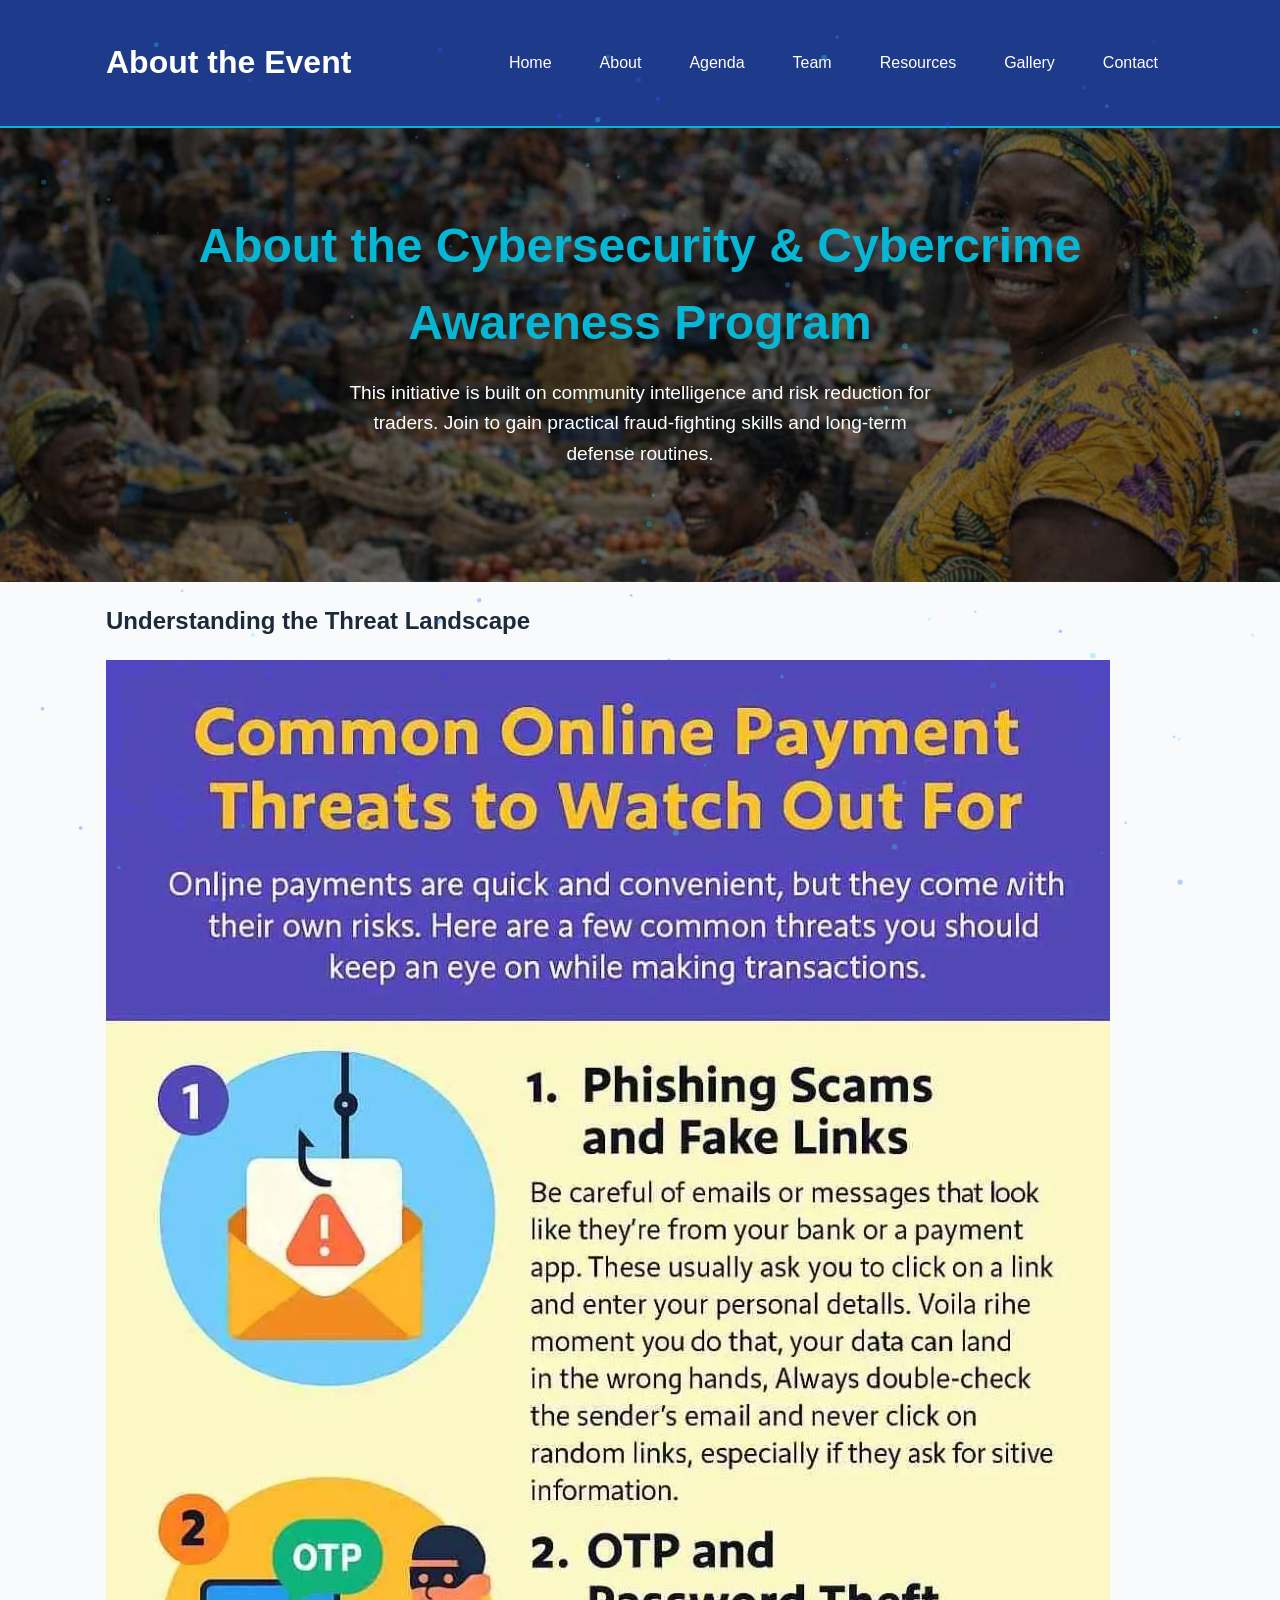
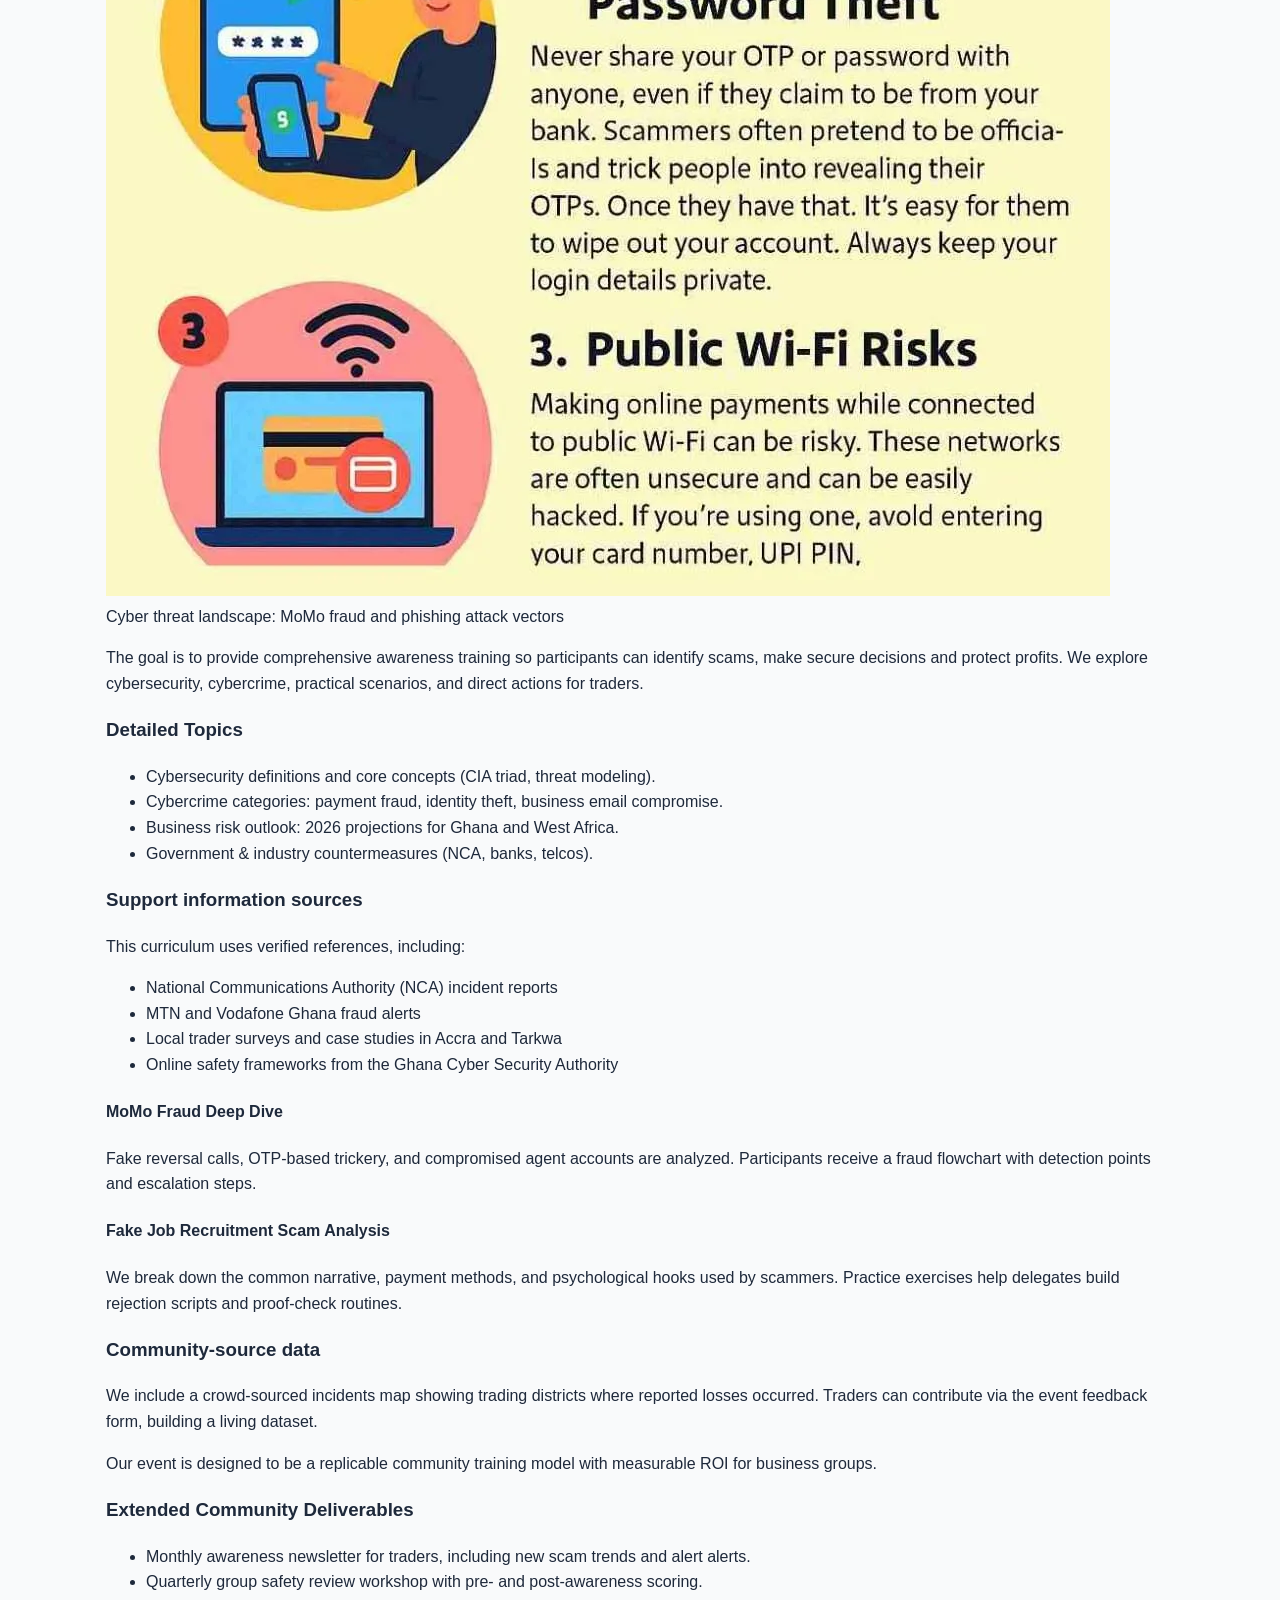
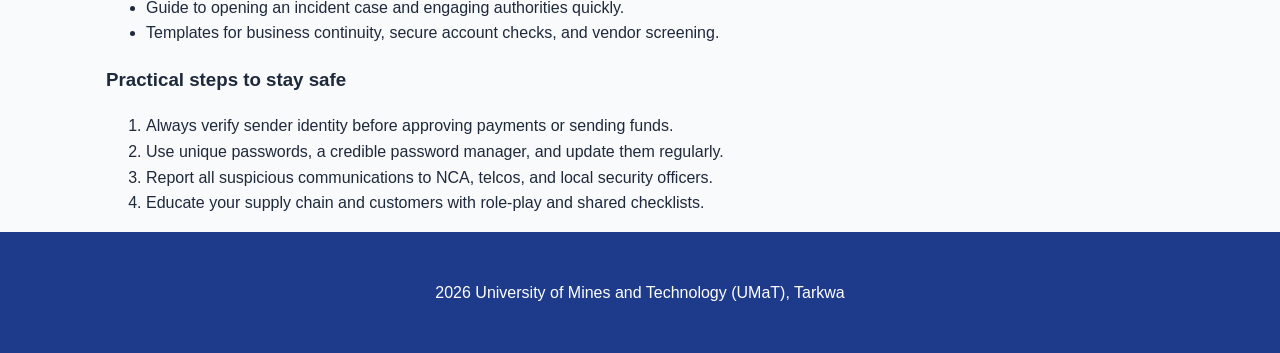
<file: about.html>
﻿<!DOCTYPE html>
<html lang="en">
<head>
  <meta charset="UTF-8">
  <meta name="viewport" content="width=device-width, initial-scale=1.0">
  <title>About the Event</title>
  <link rel="stylesheet" href="style.css">
</head>
<body>
  <header>
    <div class="container header-inner">
      <h1>About the Event</h1>
      <nav>
        <ul>
          <li><a href="index.html">Home</a></li>
          <li><a href="about.html">About</a></li>
          <li><a href="agenda.html">Agenda</a></li>
          <li><a href="team.html">Team</a></li>
          <li><a href="resources.html">Resources</a></li>
          <li><a href="gallery.html">Gallery</a></li>
          <li><a href="contact.html">Contact</a></li>
        </ul>
      </nav>
    </div>
  </header>

  <section class="hero">
    <div class="container">
      <h2>About the Cybersecurity & Cybercrime Awareness Program</h2>
      <p>This initiative is built on community intelligence and risk reduction for traders. Join to gain practical fraud-fighting skills and long-term defense routines.</p>
    </div>
  </section>

  <main class="content-panel">
    <div class="container">
      <h2>Understanding the Threat Landscape</h2>
      <div class="image-figure">
        <img src="images/gallery/What-to-do-if-you-suspect-fraud-1004x1536.webp?v=2" alt="Cyber threat landscape" class="hero-image" loading="lazy" onerror="this.src='images/gallery/event6.jpg'">
        <figcaption>Cyber threat landscape: MoMo fraud and phishing attack vectors</figcaption>
      </div>
      <p>The goal is to provide comprehensive awareness training so participants can identify scams, make secure decisions and protect profits. We explore cybersecurity, cybercrime, practical scenarios, and direct actions for traders.</p>

      <h3>Detailed Topics</h3>
      <ul>
        <li>Cybersecurity definitions and core concepts (CIA triad, threat modeling).</li>
        <li>Cybercrime categories: payment fraud, identity theft, business email compromise.</li>
        <li>Business risk outlook: 2026 projections for Ghana and West Africa.</li>
        <li>Government & industry countermeasures (NCA, banks, telcos).</li>
      </ul>

      <h3>Support information sources</h3>
      <p>This curriculum uses verified references, including:</p>
      <ul>
        <li>National Communications Authority (NCA) incident reports</li>
        <li>MTN and Vodafone Ghana fraud alerts</li>
        <li>Local trader surveys and case studies in Accra and Tarkwa</li>
        <li>Online safety frameworks from the Ghana Cyber Security Authority</li>
      </ul>

      <section class="card dark-card">
        <h4>MoMo Fraud Deep Dive</h4>
        <p>Fake reversal calls, OTP-based trickery, and compromised agent accounts are analyzed. Participants receive a fraud flowchart with detection points and escalation steps.</p>
      </section>

      <section class="card dark-card">
        <h4>Fake Job Recruitment Scam Analysis</h4>
        <p>We break down the common narrative, payment methods, and psychological hooks used by scammers. Practice exercises help delegates build rejection scripts and proof-check routines.</p>
      </section>

      <h3>Community-source data</h3>
      <p>We include a crowd-sourced incidents map showing trading districts where reported losses occurred. Traders can contribute via the event feedback form, building a living dataset.</p>

      <p>Our event is designed to be a replicable community training model with measurable ROI for business groups.</p>

      <h3>Extended Community Deliverables</h3>
      <ul>
        <li>Monthly awareness newsletter for traders, including new scam trends and alert alerts.</li>
        <li>Quarterly group safety review workshop with pre- and post-awareness scoring.</li>
        <li>Guide to opening an incident case and engaging authorities quickly.</li>
        <li>Templates for business continuity, secure account checks, and vendor screening.</li>
      </ul>

      <h3>Practical steps to stay safe</h3>
      <ol>
        <li>Always verify sender identity before approving payments or sending funds.</li>
        <li>Use unique passwords, a credible password manager, and update them regularly.</li>
        <li>Report all suspicious communications to NCA, telcos, and local security officers.</li>
        <li>Educate your supply chain and customers with role-play and shared checklists.</li>
      </ol>
    </div>
  </main>

  <footer>
    <div class="container">
      <p> 2026 University of Mines and Technology (UMaT), Tarkwa</p>
    </div>
  </footer>
  <script src="script.js"></script>

  <script>
    // Fix blank page when using browser Back button
    window.addEventListener("pageshow", function(event) {
      if (event.persisted) {
        window.location.reload();
      }
    });
  </script>
</body>
</html>
</file>
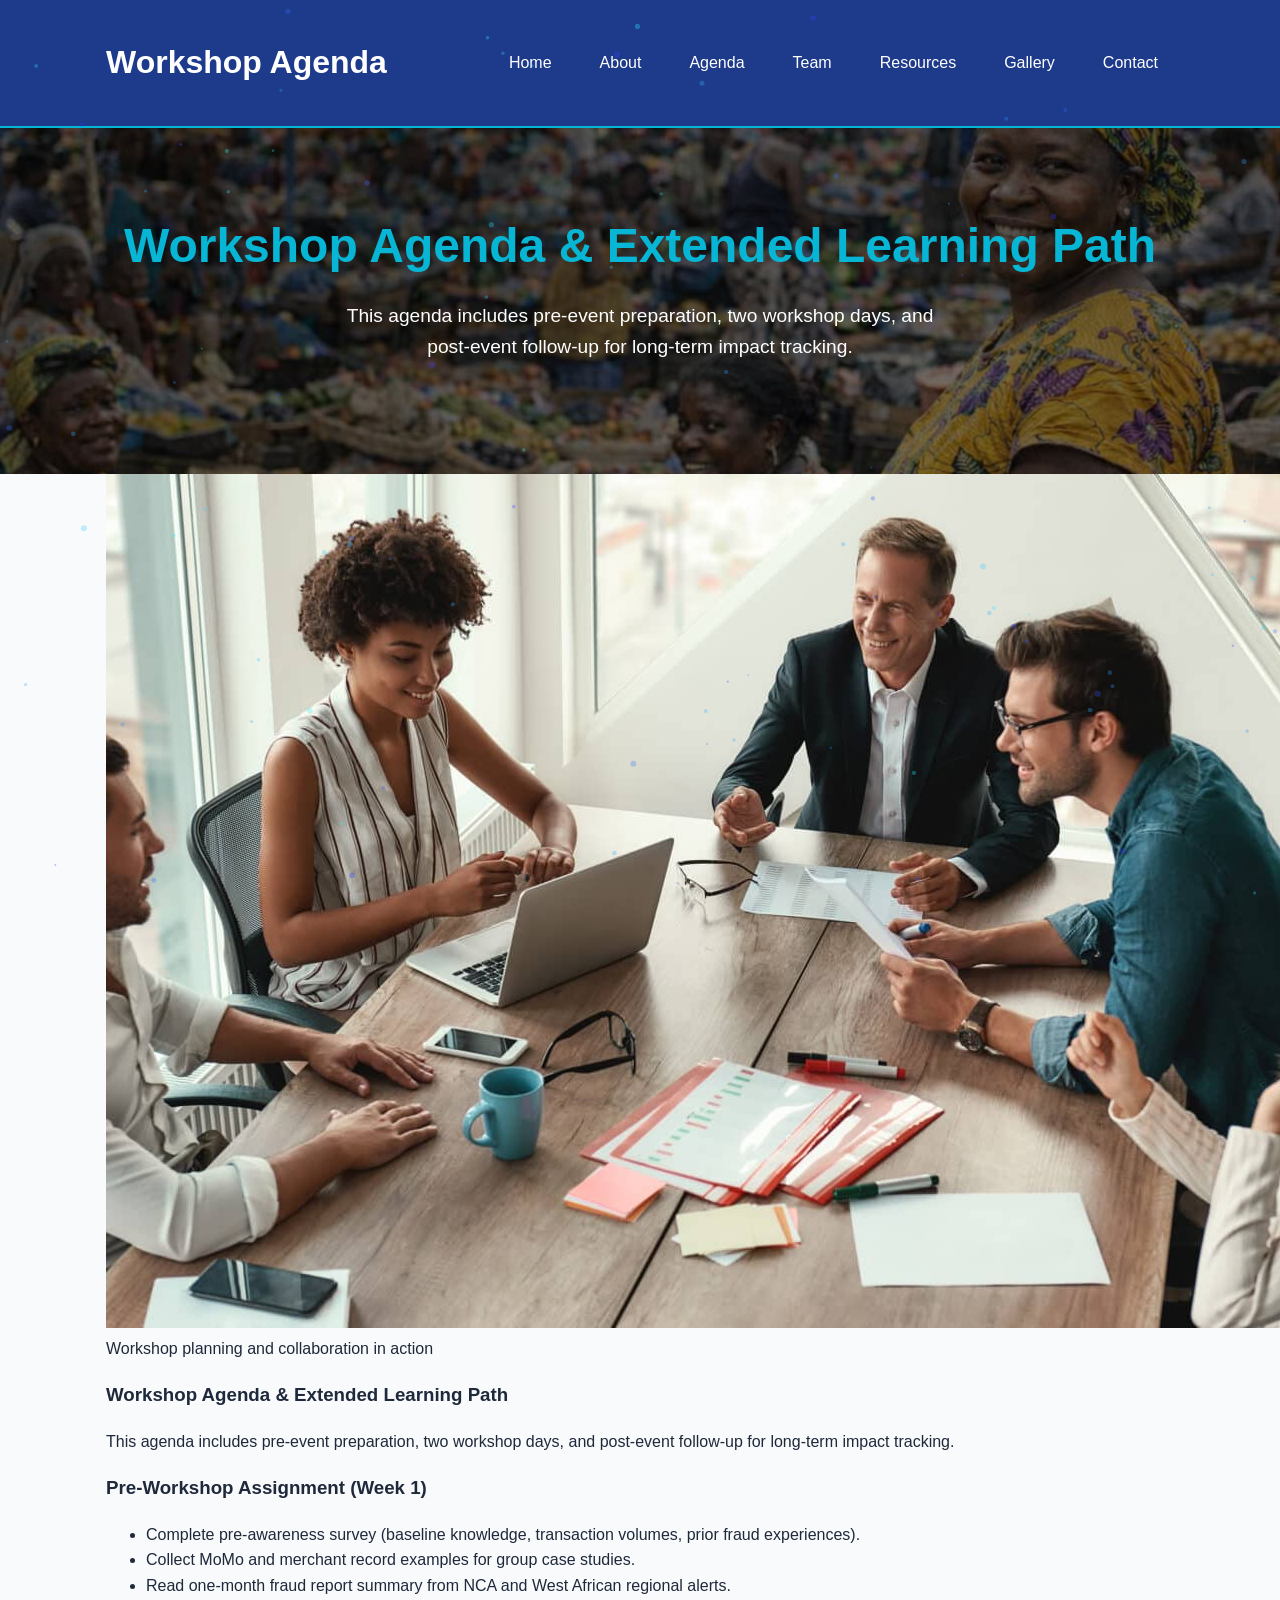
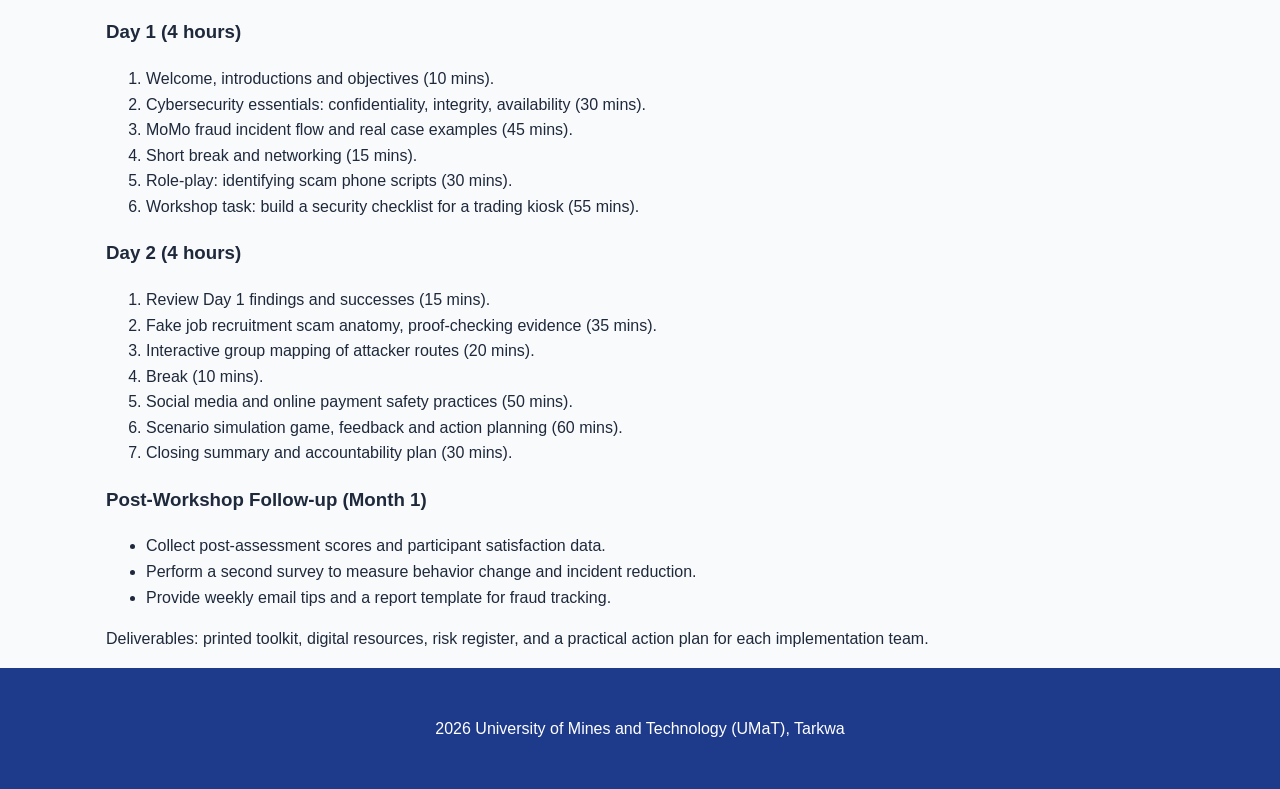
<file: agenda.html>
﻿<!DOCTYPE html>
<html lang="en">
<head>
  <meta charset="UTF-8">
  <meta name="viewport" content="width=device-width, initial-scale=1.0">
  <title>Agenda</title>
  <link rel="stylesheet" href="style.css">
</head>
<body>
  <header>
    <div class="container header-inner">
      <h1>Workshop Agenda</h1>
      <nav>
        <ul>
          <li><a href="index.html">Home</a></li>
          <li><a href="about.html">About</a></li>
          <li><a href="agenda.html">Agenda</a></li>
          <li><a href="team.html">Team</a></li>
          <li><a href="resources.html">Resources</a></li>
          <li><a href="gallery.html">Gallery</a></li>
          <li><a href="contact.html">Contact</a></li>
        </ul>
      </nav>
    </div>
  </header>

  <section class="hero">
    <div class="container">
      <h2>Workshop Agenda & Extended Learning Path</h2>
      <p>This agenda includes pre-event preparation, two workshop days, and post-event follow-up for long-term impact tracking.</p>
    </div>
  </section>

  <section class="content-panel">
    <div class="container">
      <div class="image-figure">
        <img src="images/gallery/AdobeStock_289031645-1280x854.jpg" alt="Agenda meeting" class="hero-image" loading="lazy" onerror="this.src='images/gallery/event6.jpg'">
        <figcaption>Workshop planning and collaboration in action</figcaption>
      </div>
    </div>
  </section>

  <main class="content-panel">
    <div class="container">
      <h3>Workshop Agenda & Extended Learning Path</h3>
      <p>This agenda includes pre-event preparation, two workshop days, and post-event follow-up for long-term impact tracking.</p>

      <h3>Pre-Workshop Assignment (Week 1)</h3>
      <ul>
        <li>Complete pre-awareness survey (baseline knowledge, transaction volumes, prior fraud experiences).</li>
        <li>Collect MoMo and merchant record examples for group case studies.</li>
        <li>Read one-month fraud report summary from NCA and West African regional alerts.</li>
      </ul>

      <h3>Day 1 (4 hours)</h3>
      <ol>
        <li>Welcome, introductions and objectives (10 mins).</li>
        <li>Cybersecurity essentials: confidentiality, integrity, availability (30 mins).</li>
        <li>MoMo fraud incident flow and real case examples (45 mins).</li>
        <li>Short break and networking (15 mins).</li>
        <li>Role-play: identifying scam phone scripts (30 mins).</li>
        <li>Workshop task: build a security checklist for a trading kiosk (55 mins).</li>
      </ol>

      <h3>Day 2 (4 hours)</h3>
      <ol>
        <li>Review Day 1 findings and successes (15 mins).</li>
        <li>Fake job recruitment scam anatomy, proof-checking evidence (35 mins).</li>
        <li>Interactive group mapping of attacker routes (20 mins).</li>
        <li>Break (10 mins).</li>
        <li>Social media and online payment safety practices (50 mins).</li>
        <li>Scenario simulation game, feedback and action planning (60 mins).</li>
        <li>Closing summary and accountability plan (30 mins).</li>
      </ol>

      <h3>Post-Workshop Follow-up (Month 1)</h3>
      <ul>
        <li>Collect post-assessment scores and participant satisfaction data.</li>
        <li>Perform a second survey to measure behavior change and incident reduction.</li>
        <li>Provide weekly email tips and a report template for fraud tracking.</li>
      </ul>

      <p>Deliverables: printed toolkit, digital resources, risk register, and a practical action plan for each implementation team.</p>
    </div>
  </main>

  <footer>
    <div class="container">
      <p> 2026 University of Mines and Technology (UMaT), Tarkwa</p>
    </div>
  </footer>
  <script src="script.js"></script>

  <script>
    // Fix blank page when using browser Back button
    window.addEventListener("pageshow", function(event) {
      if (event.persisted) {
        window.location.reload();
      }
    });
  </script>
</body>
</html>
</file>
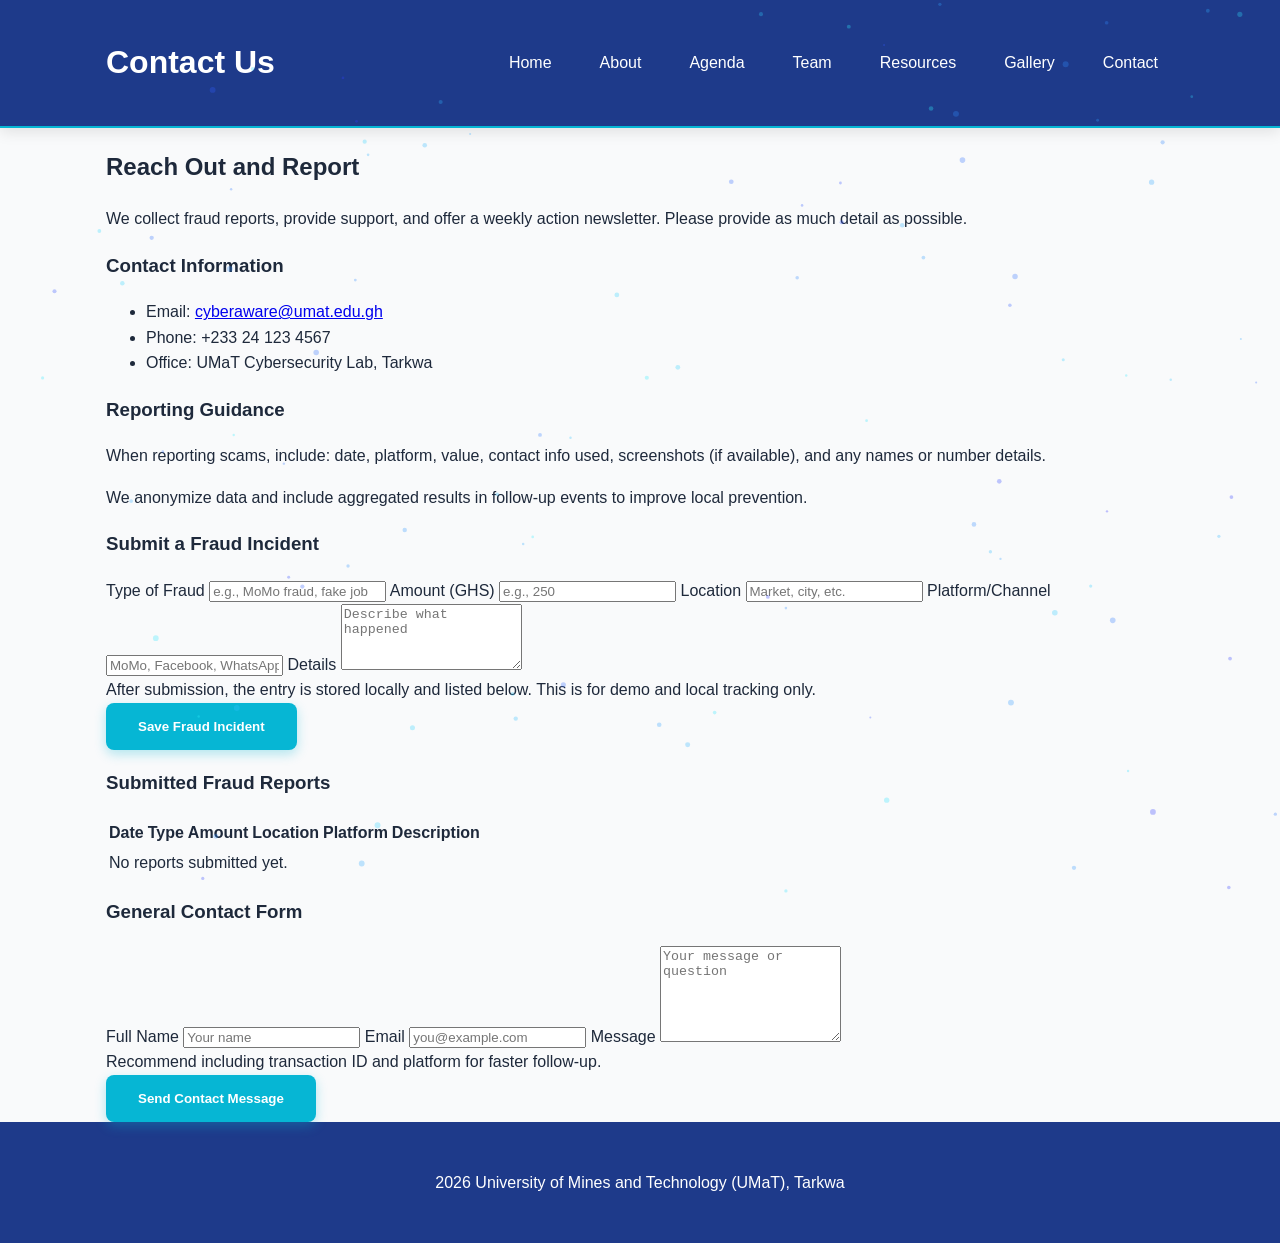
<file: contact.html>
﻿<!DOCTYPE html>
<html lang="en">
<head>
  <meta charset="UTF-8">
  <meta name="viewport" content="width=device-width, initial-scale=1.0">
  <title>Contact Us</title>
  <link rel="stylesheet" href="style.css">
</head>
<body>
  <header>
    <div class="container header-inner">
      <h1>Contact Us</h1>
      <nav>
        <ul>
          <li><a href="index.html">Home</a></li>
          <li><a href="about.html">About</a></li>
          <li><a href="agenda.html">Agenda</a></li>
          <li><a href="team.html">Team</a></li>
          <li><a href="resources.html">Resources</a></li>
          <li><a href="gallery.html">Gallery</a></li>
          <li><a href="contact.html">Contact</a></li>
        </ul>
      </nav>
    </div>
  </header>

  <main class="content-panel">
    <div class="container">
      <h2>Reach Out and Report</h2>
      <p>We collect fraud reports, provide support, and offer a weekly action newsletter. Please provide as much detail as possible.</p>

      <div class="contact-columns">
        <div class="card">
          <h3>Contact Information</h3>
          <ul>
            <li>Email: <a href="mailto:cyberaware@umat.edu.gh">cyberaware@umat.edu.gh</a></li>
            <li>Phone: +233 24 123 4567</li>
            <li>Office: UMaT Cybersecurity Lab, Tarkwa</li>
          </ul>
        </div>
        <div class="card">
          <h3>Reporting Guidance</h3>
          <p>When reporting scams, include: date, platform, value, contact info used, screenshots (if available), and any names or number details.</p>
          <p>We anonymize data and include aggregated results in follow-up events to improve local prevention.</p>
        </div>
      </div>

      <div id="formMessage" class="form-message" aria-live="polite"></div>

      <section class="card">
        <h3>Submit a Fraud Incident</h3>
        <form class="contact-form" id="fraudReportForm">
          <label for="reportType">Type of Fraud</label>
          <input type="text" id="reportType" name="reportType" placeholder="e.g., MoMo fraud, fake job" required>

          <label for="reportAmount">Amount (GHS)</label>
          <input type="text" id="reportAmount" name="reportAmount" placeholder="e.g., 250" required>

          <label for="reportLocation">Location</label>
          <input type="text" id="reportLocation" name="reportLocation" placeholder="Market, city, etc.">

          <label for="reportPlatform">Platform/Channel</label>
          <input type="text" id="reportPlatform" name="reportPlatform" placeholder="MoMo, Facebook, WhatsApp">

          <label for="reportDetails">Details</label>
          <textarea id="reportDetails" name="reportDetails" rows="4" placeholder="Describe what happened" required></textarea>

          <div class="form-note">After submission, the entry is stored locally and listed below. This is for demo and local tracking only.</div>
          <button type="submit" class="btn">Save Fraud Incident</button>
        </form>
      </section>

      <section class="card">
        <h3>Submitted Fraud Reports</h3>
        <table class="fraud-table" id="fraudReportsTable">
          <thead>
            <tr>
              <th>Date</th>
              <th>Type</th>
              <th>Amount</th>
              <th>Location</th>
              <th>Platform</th>
              <th>Description</th>
            </tr>
          </thead>
          <tbody>
            <tr><td colspan="6">Loading reports...</td></tr>
          </tbody>
        </table>
      </section>

      <section class="card">
        <h3>General Contact Form</h3>
        <form class="contact-form" onsubmit="return validateForm()" id="contactForm">
          <label for="name">Full Name</label>
          <input type="text" id="name" name="name" placeholder="Your name" required>

          <label for="email">Email</label>
          <input type="email" id="email" name="email" placeholder="you@example.com" required>

          <label for="message">Message</label>
          <textarea id="message" name="message" rows="6" placeholder="Your message or question" required></textarea>

          <div class="form-note">Recommend including transaction ID and platform for faster follow-up.</div>

          <button type="submit" class="btn">Send Contact Message</button>
        </form>
      </section>
    </div>
  </main>

  <footer>
    <div class="container">
      <p> 2026 University of Mines and Technology (UMaT), Tarkwa</p>
    </div>
  </footer>
  <script src="script.js"></script>

  <script>
    // Fix blank page when using browser Back button
    window.addEventListener("pageshow", function(event) {
      if (event.persisted) {
        window.location.reload();
      }
    });
  </script>
</body>
</html>
</file>
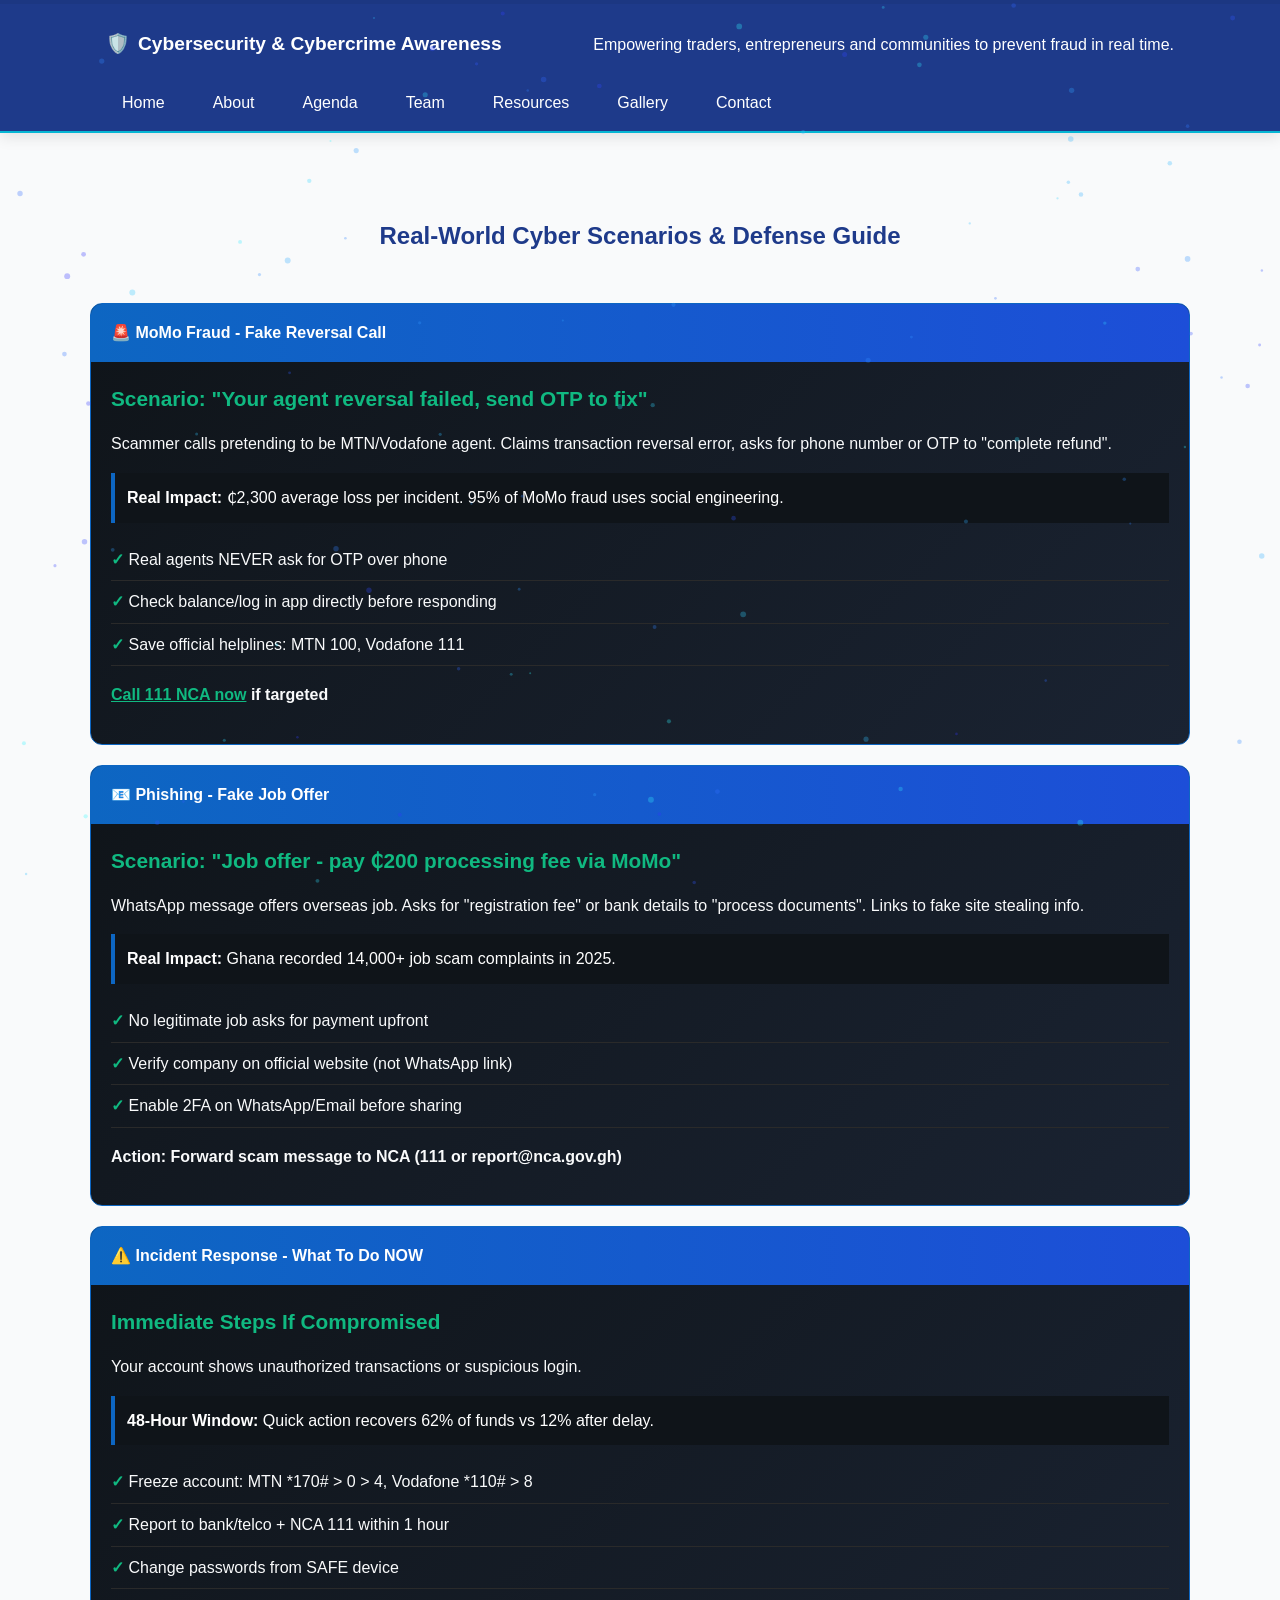
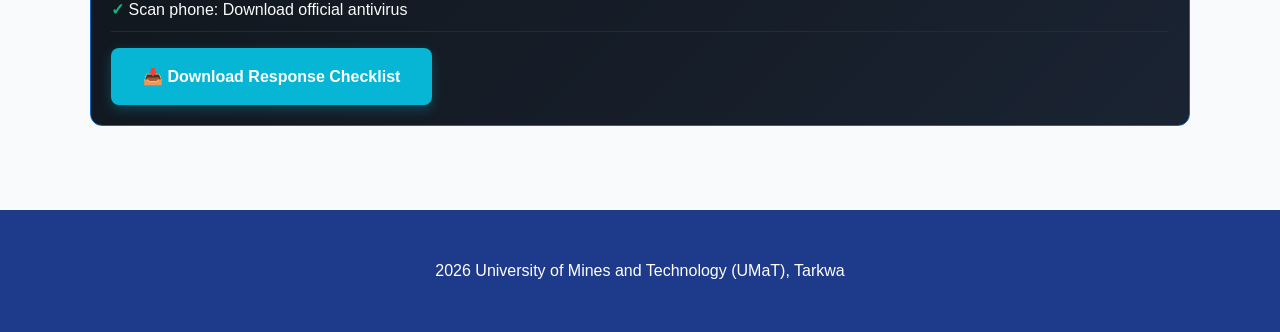
<file: resources.html>
<!DOCTYPE html>
<html lang="en">
<head>
  <meta charset="UTF-8">
  <meta name="viewport" content="width=device-width, initial-scale=1.0">
  <title>Real-World Scenarios | Cybersecurity & Cybercrime Awareness</title>
  <link rel="stylesheet" href="style.css">
  <style>
    /* Inline styles removed - using main style.css */
  </style>
</head>
<body>
  <div id="pageOverlay" class="page-overlay"></div>
  <div id="scrollProgress" class="scroll-progress"><div id="scrollBar" class="scroll-bar"></div></div>

  <header class="header-animated">
    <div class="container header-inner">
      <a href="index.html" class="brand-logo">
        <span class="header-icon" aria-hidden="true" title="Cybersecurity shield">🛡️</span>
        <span>Cybersecurity & Cybercrime Awareness</span>
      </a>
      <p>Empowering traders, entrepreneurs and communities to prevent fraud in real time.</p>
      <nav>
        <ul>
          <li><a href="index.html">Home</a></li>
          <li><a href="about.html">About</a></li>
          <li><a href="agenda.html">Agenda</a></li>
          <li><a href="team.html">Team</a></li>
          <li><a href="resources.html" aria-current="page">Resources</a></li>
          <li><a href="gallery.html">Gallery</a></li>
          <li><a href="contact.html">Contact</a></li>
        </ul>
      </nav>
    </div>
  </header>

  <main>
    <section class="container" style="padding: 4rem 0;">
      <h1 style="text-align: center; color: #1E3A8A; margin-bottom: 3rem;">Real-World Cyber Scenarios & Defense Guide</h1>
      
      <div class="linkedin-card">
        <div class="scenario-header">
          🚨 MoMo Fraud - Fake Reversal Call
        </div>
        <div class="scenario-body">
          <h2 class="scenario-title">Scenario: "Your agent reversal failed, send OTP to fix"</h2>
          <p>Scammer calls pretending to be MTN/Vodafone agent. Claims transaction reversal error, asks for phone number or OTP to "complete refund".</p>
          
          <div class="scenario-impact">
            <strong>Real Impact:</strong> ₵2,300 average loss per incident. 95% of MoMo fraud uses social engineering.
          </div>
          
          <ul class="lessons-list">
            <li>Real agents NEVER ask for OTP over phone</li>
            <li>Check balance/log in app directly before responding</li>
            <li>Save official helplines: MTN 100, Vodafone 111</li>
          </ul>
          
          <p><strong><a href="tel:+233550000000" style="color: #10b981;">Call 111 NCA now</a> if targeted</strong></p>
        </div>
      </div>

      <div class="linkedin-card">
        <div class="scenario-header">
          📧 Phishing - Fake Job Offer
        </div>
        <div class="scenario-body">
          <h2 class="scenario-title">Scenario: "Job offer - pay ₵200 processing fee via MoMo"</h2>
          <p>WhatsApp message offers overseas job. Asks for "registration fee" or bank details to "process documents". Links to fake site stealing info.</p>
          
          <div class="scenario-impact">
            <strong>Real Impact:</strong> Ghana recorded 14,000+ job scam complaints in 2025.
          </div>
          
          <ul class="lessons-list">
            <li>No legitimate job asks for payment upfront</li>
            <li>Verify company on official website (not WhatsApp link)</li>
            <li>Enable 2FA on WhatsApp/Email before sharing</li>
          </ul>
          
          <p><strong>Action: Forward scam message to NCA (111 or report@nca.gov.gh)</strong></p>
        </div>
      </div>

      <div class="linkedin-card">
        <div class="scenario-header">
          ⚠️ Incident Response - What To Do NOW
        </div>
        <div class="scenario-body">
          <h2 class="scenario-title">Immediate Steps If Compromised</h2>
          <p>Your account shows unauthorized transactions or suspicious login.</p>
          
          <div class="scenario-impact">
            <strong>48-Hour Window:</strong> Quick action recovers 62% of funds vs 12% after delay.
          </div>
          
          <ul class="lessons-list">
            <li>Freeze account: MTN *170# > 0 > 4, Vodafone *110# > 8</li>
            <li>Report to bank/telco + NCA 111 within 1 hour</li>
            <li>Change passwords from SAFE device</li>
            <li>Scan phone: Download official antivirus</li>
          </ul>
          
          <div style="margin-top: 1rem;">
            <a href="reports/Cybercrime-Report-2026.txt" class="btn" download>📥 Download Response Checklist</a>
          </div>
        </div>
      </div>
    </section>
  </main>

  <footer>
    <div class="container">
      <p>2026 University of Mines and Technology (UMaT), Tarkwa</p>
    </div>
  </footer>
  <script src="script.js"></script>

  <script>
    // Fix blank page when using browser Back button
    window.addEventListener("pageshow", function(event) {
      if (event.persisted) {
        window.location.reload();
      }
    });
  </script>
</body>
</html>
</file>
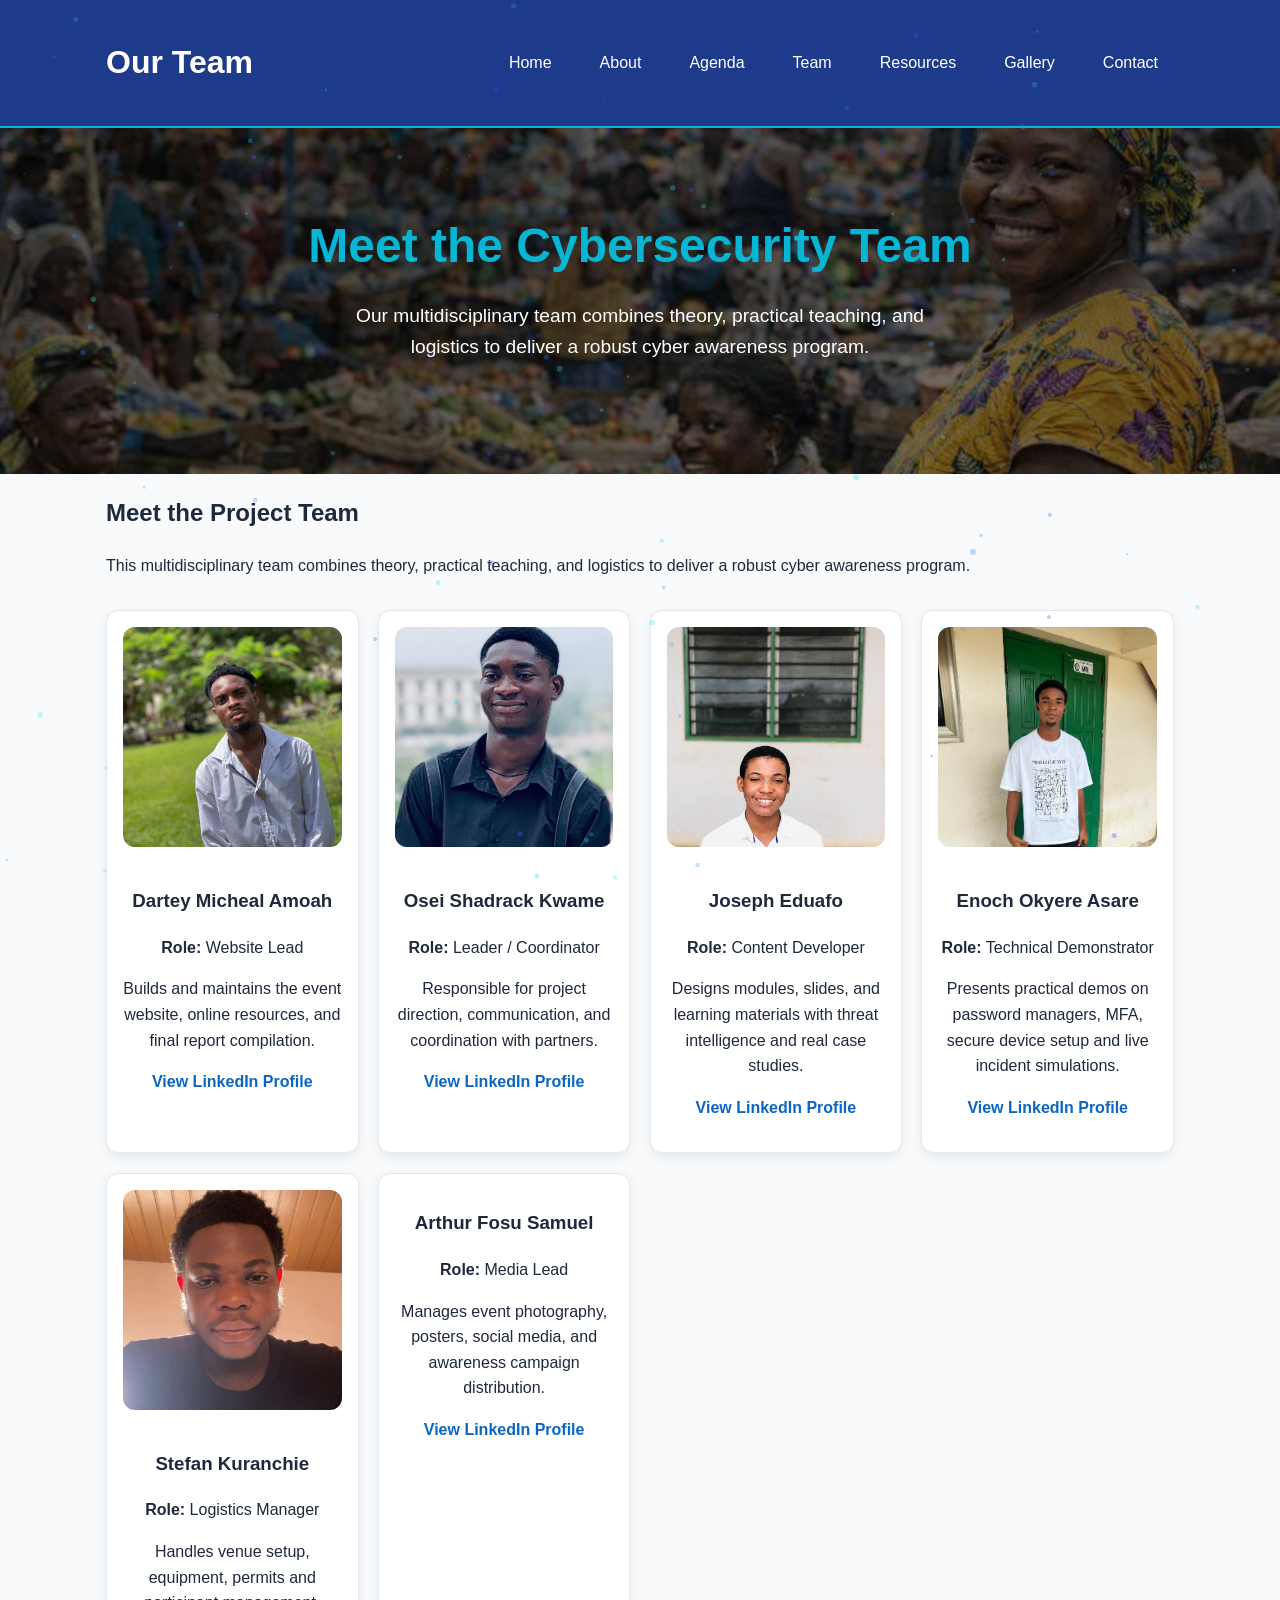
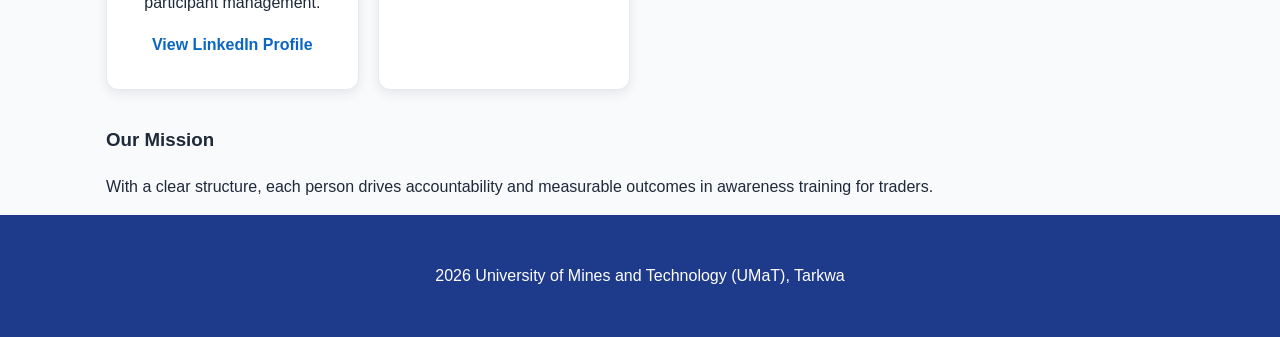
<file: team.html>
﻿<!DOCTYPE html>
<html lang="en">
<head>
  <meta charset="UTF-8">
  <meta name="viewport" content="width=device-width, initial-scale=1.0">
  <title>Team Members</title>
  <link rel="stylesheet" href="style.css">
  <style>
    .team-card a {
      color: #0a66c2; /* LinkedIn blue */
      font-weight: 600;
      text-decoration: none;
    }
    .team-card a:hover {
      text-decoration: underline;
    }
  </style>
</head>
<body>
  <header>
    <div class="container header-inner">
      <h1>Our Team</h1>
      <nav>
        <ul>
          <li><a href="index.html">Home</a></li>
          <li><a href="about.html">About</a></li>
          <li><a href="agenda.html">Agenda</a></li>
          <li><a href="team.html">Team</a></li>
          <li><a href="resources.html">Resources</a></li>
          <li><a href="gallery.html">Gallery</a></li>
          <li><a href="contact.html">Contact</a></li>
        </ul>
      </nav>
    </div>
  </header>

  <section class="hero">
    <div class="container">
      <h2>Meet the Cybersecurity Team</h2>
      <p>Our multidisciplinary team combines theory, practical teaching, and logistics to deliver a robust cyber awareness program.</p>
    </div>
  </section>

  <main class="content-panel">
    <div class="container">
      <h2>Meet the Project Team</h2>
      <p>This multidisciplinary team combines theory, practical teaching, and logistics to deliver a robust cyber awareness program.</p>

      <div class="profile-grid">
        <div class="card team-card">
          <img src="images/team/dartey-micheal-amoah.jpg" alt="Dartey Micheal Amoah" class="team-avatar" loading="lazy" onerror="this.src='images/gallery/event6.jpg'">
          <h3>Dartey Micheal Amoah</h3>
          <p><strong>Role:</strong> Website Lead</p>
          <p>Builds and maintains the event website, online resources, and final report compilation.</p>
<a href="https://www.linkedin.com/posts/michael-dartey-b63208358_cybersecurity-cybercrimeawareness-communityoutreach-ugcPost-7444643551272964096-ncDd?utm_source=share&utm_medium=member_desktop&rcm=ACoAAFkFFHsBliyY4DLjiyaMR5DzXwwPK4ATaUI" target="_blank" rel="noopener noreferrer" referrerpolicy="no-referrer">View LinkedIn Profile</a>
        </div>

        <div class="card team-card">
          <img src="images/team/osei_kwame.jpeg?v=2" alt="Osei Shadrack Kwame" class="team-avatar" loading="lazy" onerror="this.src='images/gallery/event6.jpg'">
          <h3>Osei Shadrack Kwame</h3>
          <p><strong>Role:</strong> Leader / Coordinator</p>
          <p>Responsible for project direction, communication, and coordination with partners.</p>
          <p><a href="https://www.linkedin.com/posts/shadrack-osei-3379393a7_cybersecurity-cybercrimeawareness-communityoutreach-activity-7444197829142589440-S0IT?utm_source=share&utm_medium=member_desktop&rcm=ACoAAGOgzZsB5xTzVY0yDijAiEHLGYWt13AZFs4" target="_blank" rel="noopener noreferrer">View LinkedIn Profile</a></p>
        </div>

        <div class="card team-card">
          <img src="images/team/joseph.jpeg?v=2" alt="Joseph Eduafo" class="team-avatar" loading="lazy" onerror="this.src='images/gallery/event6.jpg'">
          <h3>Joseph Eduafo</h3>
          <p><strong>Role:</strong> Content Developer</p>
          <p>Designs modules, slides, and learning materials with threat intelligence and real case studies.</p>
          <p><a href="https://www.linkedin.com/in/joseph-eduafo-337284364?utm_source=share_via&utm_content=profile&utm_medium=member_android" target="_blank" rel="noopener noreferrer">View LinkedIn Profile</a></p>
        </div>

        <div class="card team-card">
          <img src="images/team/enoch.jpeg?v=2" alt="Enoch Okyere Asare" class="team-avatar" loading="lazy" onerror="this.src='images/gallery/event6.jpg'">
          <h3>Enoch Okyere Asare</h3>
          <p><strong>Role:</strong> Technical Demonstrator</p>
          <p>Presents practical demos on password managers, MFA, secure device setup and live incident simulations.</p>
          <p><a href="https://www.linkedin.com/posts/enoch-okyere-030817312_victim-of-fraudsters-shares-his-experience-ugcPost-7444687500461330432-d26s?utm_source=share&utm_medium=member_desktop&rcm=ACoAAE9_wGQBhvM8GJ34iOPs8eOHrhvd9357tBE" target="_blank" rel="noopener noreferrer">View LinkedIn Profile</a></p>
        </div>

        <div class="card team-card">
          <img src="images/team/stefan.jpeg?v=2" alt="Stefan Kuranchie" class="team-avatar" loading="lazy" onerror="this.src='images/gallery/event6.jpg'">
          <h3>Stefan Kuranchie</h3>
          <p><strong>Role:</strong> Logistics Manager</p>
          <p>Handles venue setup, equipment, permits and participant management.</p>
          <p><a href="https://www.linkedin.com/in/stefan-kuranchie-54621a32b?utm_source=share_via&utm_content=profile&utm_medium=member_ios" target="_blank" rel="noopener noreferrer">View LinkedIn Profile</a></p>
        </div>

        <div class="card team-card">
          <h3>Arthur Fosu Samuel</h3>
          <p><strong>Role:</strong> Media Lead</p>
          <p>Manages event photography, posters, social media, and awareness campaign distribution.</p>
          <p><a href="https://www.linkedin.com/posts/samuel-arthur-fosu-19b21b3bb_common-momo-scams-wrong-transfer-trick-share-7444486664158195712-9KxI?utm_source=social_share_send&utm_medium=ios_app&rcm=ACoAAGZepEcBkAF2foj2ufJOUea38V951JFoEFU&utm_campaign=copy_link" target="_blank" rel="noopener noreferrer">View LinkedIn Profile</a></p>
        </div>
      </div>

      <h3>Our Mission</h3>
      <p>With a clear structure, each person drives accountability and measurable outcomes in awareness training for traders.</p>
    </div>
  </main>

  <footer>
    <div class="container">
      <p> 2026 University of Mines and Technology (UMaT), Tarkwa</p>
    </div>
  </footer>
  <script src="script.js"></script>

  <script>
    // Fix blank page when using browser Back button
    window.addEventListener("pageshow", function(event) {
      if (event.persisted) {
        window.location.reload();
      }
    });
  </script>
</body>
</html>
</file>
<file: style.css>
* {
  box-sizing: border-box;
}

.page-overlay {
  pointer-events: none;
  position: fixed;
  inset: 0;
  background: radial-gradient(circle at 80% 20%, rgba(6,182,212,0.15), rgba(249,250,251,0.95));
  z-index: 9999;
  opacity: 0.8;
  transition: opacity 0.6s ease;
}

.header-animated {
  animation: glowPulse 2.1s ease-in-out infinite;
}

@keyframes glowPulse {
  0%, 100% { box-shadow: 0 0 20px rgba(6,182,212,0.3), 0 0 26px rgba(16,185,129,0.22); }
  50% { box-shadow: 0 0 30px rgba(6,182,212,0.6), 0 0 36px rgba(16,185,129,0.4); }
}

.page-overlay.hidden {
  opacity: 0;
  visibility: hidden;
}

.scroll-progress {
  position: fixed;
  top: 0;
  left: 0;
  width: 100%;
  height: 4px;
  background: rgba(0,0,0,0.06);
  z-index: 9998;
}

.scroll-bar {
  width: 0;
  height: 100%;
  background: linear-gradient(90deg, #06B6D4, #10B981);
  transition: width 0.15s ease;
}

.animate-item {
  opacity: 0;
  transform: translateY(22px);
  transition: opacity 0.75s ease, transform 0.75s ease;
}

.animate-item.in-view {
  opacity: 1;
  transform: translateY(0);
}

html {
  scroll-behavior: smooth;
}

body {
  font-family: "Segoe UI", Tahoma, Geneva, Verdana, sans-serif;
  margin: 0;
  padding: 0;
  line-height: 1.6;
  background: #F9FAFB;
  color: #1E293B;
  opacity: 1;
  transition: opacity 0.45s ease;
}

body.fade-in {
  opacity: 1;
}

body.fade-out {
  opacity: 0;
}

.container {
  width: min(1100px, 95%);
  margin: 0 auto;
  padding: 0 1rem;
}

header {
  background: #1E3A8A;
  color: white;
  padding: 1rem 0;
  border-bottom: 2px solid #06B6D4;
  box-shadow: 0 4px 14px rgba(0,0,0,0.1);
}

.header-inner {
  display: flex;
  flex-wrap: wrap;
  justify-content: space-between;
  align-items: center;
  gap: 1rem;
  max-width: 1100px;
  margin: 0 auto;
  padding: 0 1rem;
}

.brand-logo {
  display: flex;
  align-items: center;
  gap: 0.5rem;
  text-decoration: none;
  color: white;
  font-weight: 700;
  font-size: 1.2rem;
}

nav ul {
  list-style: none;
  margin: 0;
  padding: 0;
  display: flex;
  gap: 1rem;
}

nav a {
  color: white;
  text-decoration: none;
  padding: 0.5rem 1rem;
  border-radius: 6px;
  transition: background 0.3s;
}

nav a:hover {
  background: rgba(6,182,212,0.2);
}

.btn, .cta {
  background: #06B6D4;
  color: white;
  border: none;
  padding: 1rem 2rem;
  border-radius: 8px;
  font-weight: 600;
  cursor: pointer;
  text-decoration: none;
  display: inline-block;
  transition: all 0.3s ease;
  box-shadow: 0 4px 12px rgba(6,182,212,0.3);
}

.btn:hover, .cta:hover {
  background: #10B981;
  transform: translateY(-2px);
  box-shadow: 0 6px 16px rgba(16,185,129,0.4);
}

.hero {
  background: url('images/hero-bg.jpg') center/cover;
  background-size: cover;
  background-position: center;
  color: white;
  text-align: center;
  padding: 5rem 2rem;
  position: relative;
}

.hero::before {
  content: '';
  position: absolute;
  top: 0;
  left: 0;
  right: 0;
  bottom: 0;
  background: rgba(0,0,0,0.5);
  z-index: 1;
}

.hero > * {
  position: relative;
  z-index: 2;
}

.hero h2 {
  font-size: 3rem;
  color: #06B6D4;
  margin: 0 0 1rem;
}

.hero p {
  font-size: 1.2rem;
  margin: 0 0 2rem;
  max-width: 600px;
  margin-left: auto;
  margin-right: auto;
}

.features-grid {
  display: grid;
  grid-template-columns: repeat(auto-fit, minmax(300px, 1fr));
  gap: 2rem;
  margin: 2rem 0;
}

.feature-card {
  background: white;
  padding: 2rem;
  border-radius: 12px;
  box-shadow: 0 4px 12px rgba(0,0,0,0.08);
  text-align: center;
  transition: transform 0.3s ease;
}

.feature-card:hover {
  transform: translateY(-4px);
}

.feature-icon {
  width: 80px;
  height: 80px;
  margin: 0 auto 1rem;
  background: linear-gradient(135deg, #06B6D4, #10B981);
  border-radius: 50%;
  display: flex;
  align-items: center;
  justify-content: center;
  color: white;
  font-size: 2.5rem;
  font-weight: bold;
}

#about {
  padding: 4rem 2rem;
  background: white;
}

#about h2 {
  color: #1E3A8A;
  text-align: center;
  font-size: 2.5rem;
  margin-bottom: 1rem;
}

#about p {
  font-size: 1.1rem;
  color: #475569;
  max-width: 800px;
  margin: 0 auto 2rem;
  text-align: center;
}

.highlight {
  color: #10B981;
  font-size: 3rem;
  font-weight: bold;
  text-align: center;
  margin: 1rem 0;
}

#about img {
  width: 100%;
  max-width: 600px;
  margin: 0 auto;
  display: block;
  border-radius: 12px;
  box-shadow: 0 8px 24px rgba(0,0,0,0.1);
}

.resources {
  background: #0F172A;
  color: white;
  padding: 4rem 2rem;
  text-align: center;
}

.resources h2 {
  font-size: 2.5rem;
  margin-bottom: 1rem;
}

.resources a {
  background: #06B6D4;
  color: white;
  padding: 1rem 2rem;
  border-radius: 8px;
  text-decoration: none;
  font-weight: 600;
  margin: 0 1rem;
  display: inline-block;
}

.resources a:hover {
  background: #10B981;
}

footer {
  background: #1E3A8A;
  color: white;
  text-align: center;
  padding: 2rem;
}

.profile-grid {
  display: grid;
  grid-template-columns: repeat(auto-fit, minmax(240px, 1fr));
  gap: 1.2rem;
  padding: 1rem 0;
}

.team-card {
  background: #FFFFFF;
  border: 1px solid #E2E8F0;
  border-radius: 12px;
  box-shadow: 0 4px 12px rgba(0,0,0,0.08);
  padding: 1rem;
  text-align: center;
  transition: transform 0.25s ease, box-shadow 0.25s ease;
}

.team-avatar {
  width: 100%;
  height: 220px;
  object-fit: cover;
  border-radius: 12px;
  margin-bottom: 0.8rem;
}

.team-card:hover {
  transform: translateY(-4px);
  box-shadow: 0 8px 20px rgba(0,0,0,0.12);
}

/* Resources scenario cards - dark LinkedIn-style for contrast */
.linkedin-card {
  background: linear-gradient(135deg, #0f1419 0%, #1a2332 100%);
  border: 1px solid #0d66c2;
  border-radius: 12px;
  margin-bottom: 20px;
  overflow: hidden;
  transition: box-shadow 0.3s ease, transform 0.3s ease;
  color: #f9fafb; /* default text color inside card */
}

.linkedin-card:hover {
  box-shadow: 0 8px 25px rgba(13, 102, 194, 0.3);
  transform: translateY(-2px);
}

.scenario-header {
  background: linear-gradient(90deg, #0d66c2, #1d4ed8);
  color: #ffffff; /* white text for contrast */
  padding: 16px 20px;
  font-weight: 600;
}

.scenario-body {
  padding: 20px;
  color: #f9fafb; /* off-white text for readability */
}

.scenario-title {
  color: #10b981; /* green accent for visibility */
  font-size: 1.3em;
  margin: 0 0 10px;
}

.scenario-impact {
  background: #0f1419;
  color: #ffffff; /* pure white text */
  padding: 12px;
  border-left: 4px solid #0d66c2;
  margin: 12px 0;
}

.lessons-list {
  list-style: none;
  padding: 0;
  color: #f9fafb; /* ensure lessons are visible */
}

.lessons-list li {
  padding: 8px 0;
  border-bottom: 1px solid #2a2a2a;
}

.lessons-list li:before {
  content: "✓ ";
  color: #10b981;
  font-weight: bold;
}

/* LinkedIn icon style */
.linkedin-icon {
  display: inline-block;
  width: 18px;
  height: 18px;
  margin-right: 6px;
  vertical-align: middle;
  background-color: #0a66c2; /* LinkedIn blue */
  color: white;
  font-size: 14px;
  font-weight: bold;
  border-radius: 3px;
  text-align: center;
  line-height: 18px;
}

.gallery-grid {
  display: grid;
  grid-template-columns: repeat(auto-fit, minmax(280px, 1fr));
  gap: 1.5rem;
  margin: 2rem 0;
}

.gallery-item {
  background: white;
  border-radius: 12px;
  overflow: hidden;
  box-shadow: 0 4px 12px rgba(0,0,0,0.08);
  transition: transform 0.3s ease;
}

.gallery-item:hover {
  transform: translateY(-4px);
  box-shadow: 0 8px 20px rgba(0,0,0,0.12);
}

.gallery-item img {
  width: 100%;
  height: 220px;
  object-fit: cover;
}

.gallery-caption {
  padding: 1rem;
  background: #F9FAFB;
  font-size: 0.95rem;
  color: #475569;
}
</file>
